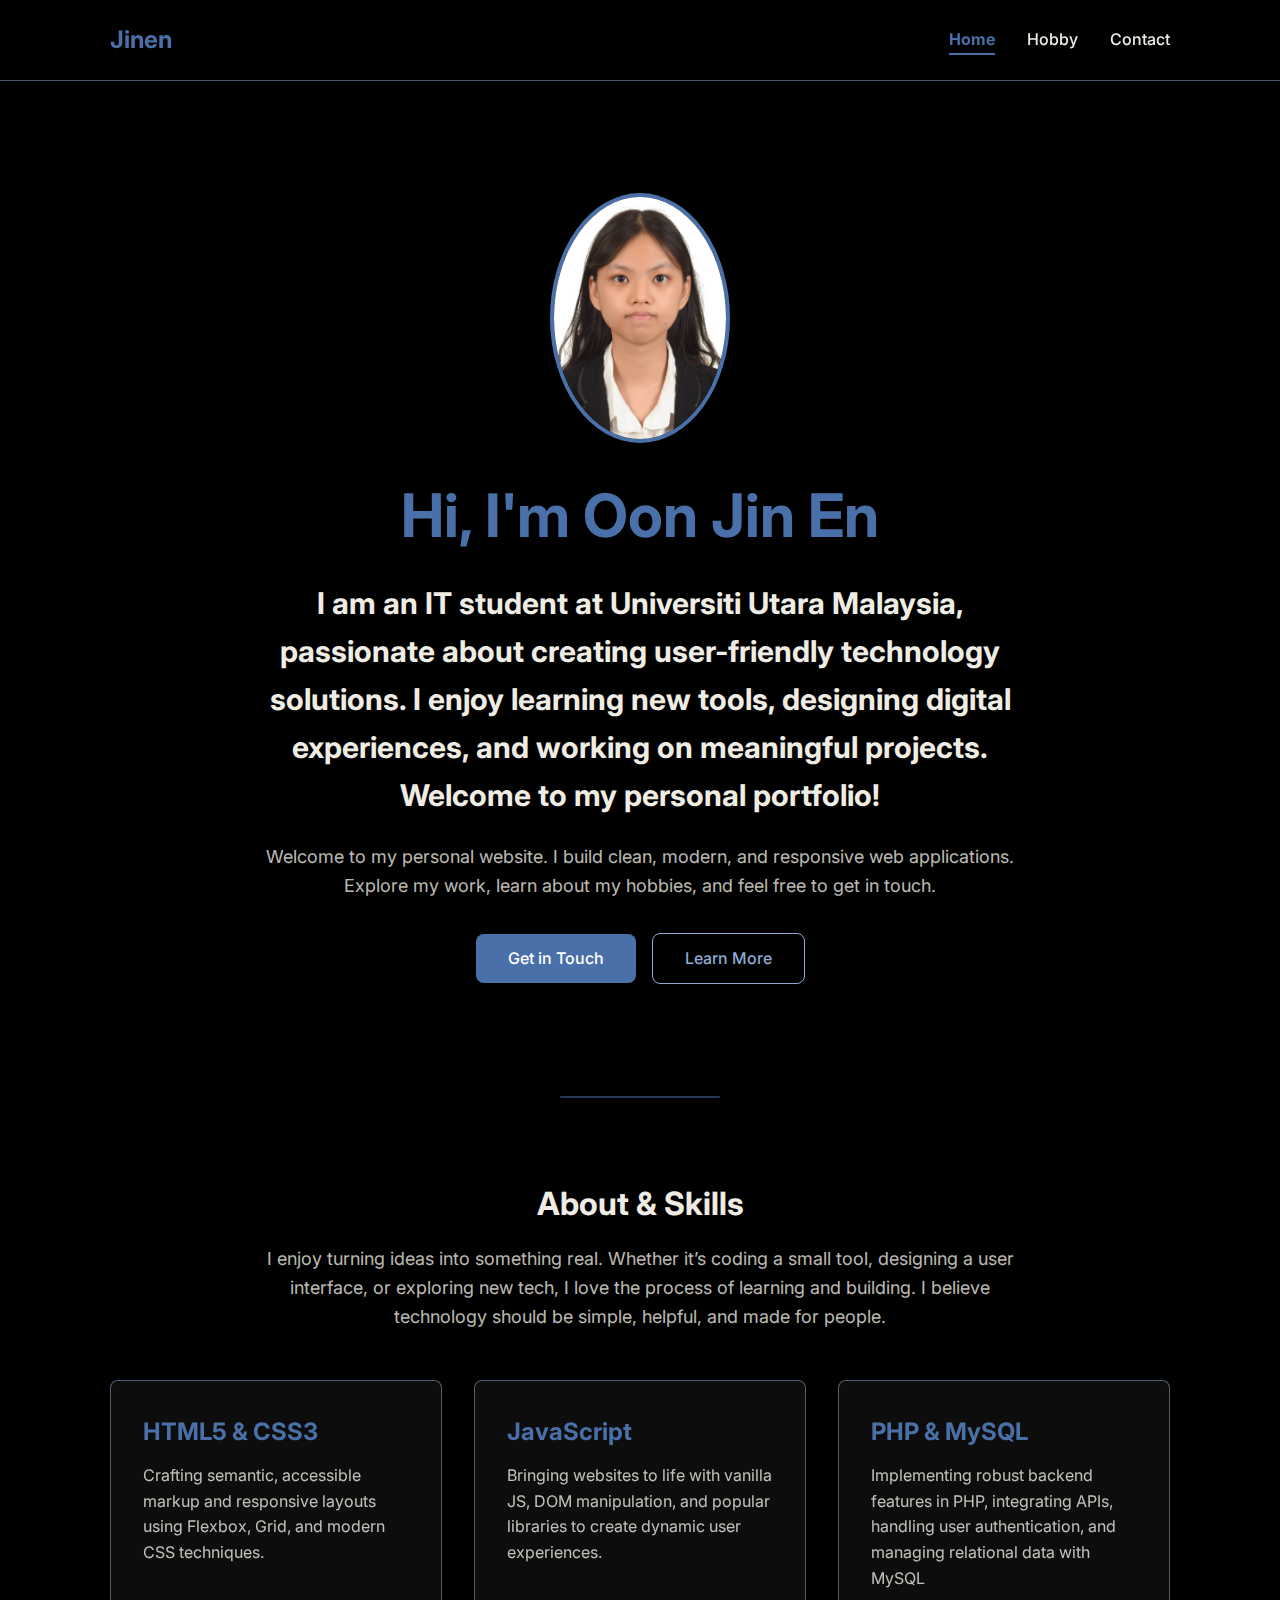
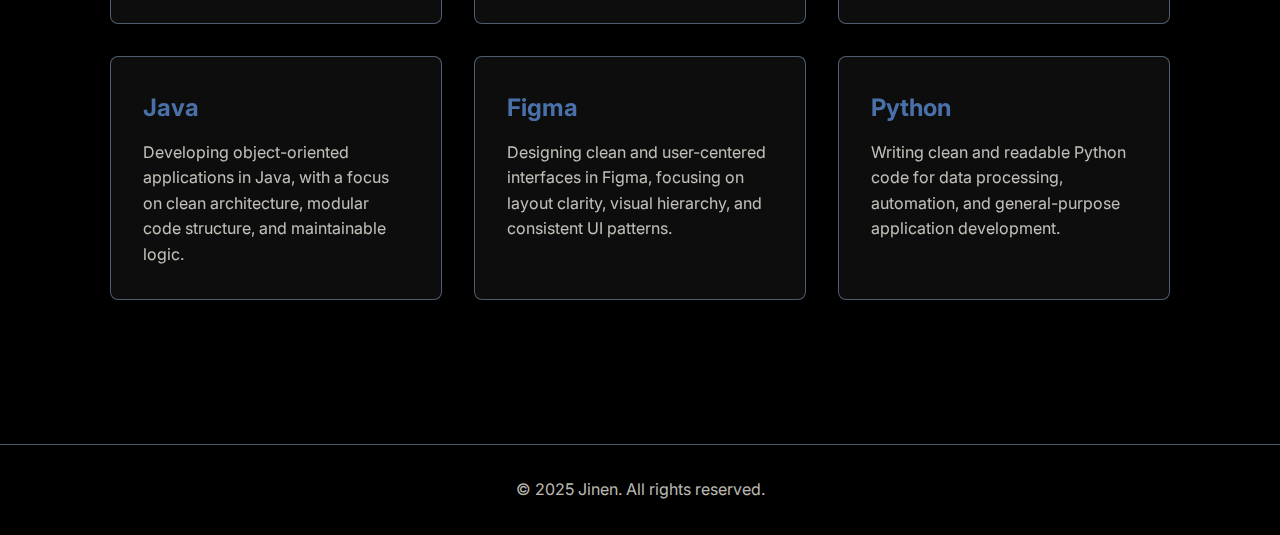
<file: index.html>
<html lang="en">

<head>
    <meta charset="UTF-8">
    <meta name="viewport" content="width=device-width, initial-scale=1.0">
    <title>[Your Name] - Home</title>

    <!-- 1. Load Google Font -->
    <link rel="preconnect" href="https://fonts.googleapis.com">
    <link rel="preconnect" href="https://fonts.gstatic.com" crossorigin>
    <link href="https://fonts.googleapis.com/css2?family=Inter:wght@400;500;700&display=swap" rel="stylesheet">

    <!-- 2. Link to your pure CSS file -->
    <link rel="stylesheet" href="style.css">

</head>

<body>

    <!-- Header -->
    <header class="site-header">
        <nav class="container">
            <!-- Logo / Name -->
            <a href="index.html" class="logo">
                Jinen
            </a>

            <!-- Navigation Menu -->
            <ul class="nav-menu">
                <li><a href="index.html" class="active">Home</a></li>
                <li><a href="hobby.html">Hobby</a></li>
                <li><a href="contact.html">Contact</a></li>
            </ul>
        </nav>
    </header>

    <!-- Main Content Area -->
    <main class="container">

        <!-- Hero Section -->
        <section class="hero-section">
            <img src="img/profile.jpg" alt="Oon Jin En" class="profile-pic">
            <h1>Hi, I'm Oon Jin En</h1>
            <h2>I am an IT student at Universiti Utara Malaysia, passionate about creating user-friendly technology solutions. I enjoy
                learning new tools, designing digital experiences, and working on meaningful projects.
                Welcome to my personal portfolio!
             </h2>
            <p>
                Welcome to my personal website. I build clean, modern, and responsive web applications.
                Explore my work, learn about my hobbies, and feel free to get in touch.
            </p>

            <div class="button-group">
                <!-- This links to the contact.html page -->
                <a href="contact.html" class="btn btn-primary">
                    Get in Touch
                </a>
                <!-- This scrolls to the about section -->
                <a href="#about-section" class="btn btn-secondary">
                    Learn More
                </a>
            </div>
        </section>

        <!-- Decorative Divider -->
        <hr class="divider">

        <!-- About & Skills Section -->
        <section id="about-section">
            <div class="section-intro">
                <h2>About & Skills</h2>
                <p>
                    I enjoy turning ideas into something real. Whether it’s coding a small tool, designing a user interface, or exploring
                    new tech, I love the process of learning and building. I believe technology should be simple, helpful, and made for
                    people.
                </p>
            </div>

            <!-- Skills Grid -->
            <div class="skills-grid">
                <div class="skill-card card-hover">
                    <h3>HTML5 & CSS3</h3>
                    <p>
                        Crafting semantic, accessible markup and responsive layouts using Flexbox, Grid, and modern CSS
                        techniques.
                    </p>
                </div>
                <div class="skill-card card-hover">
                    <h3>JavaScript</h3>
                    <p>
                        Bringing websites to life with vanilla JS, DOM manipulation, and popular libraries to create
                        dynamic user experiences.
                    </p>
                </div>
                <div class="skill-card card-hover">
                    <h3>PHP & MySQL</h3>
                    <p>
                        Implementing robust backend features in PHP, integrating APIs, handling user authentication, 
                        and managing relational data with MySQL
                    </p>
                </div>
                <div class="skill-card card-hover">
                    <h3>Java</h3>
                    <p>
                        Developing object-oriented applications in Java, with a focus on clean architecture, 
                        modular code structure, and maintainable logic.
                    </p>
                </div>
                <div class="skill-card card-hover">
                    <h3>Figma</h3>
                    <p>
                        Designing clean and user-centered interfaces in Figma, 
                        focusing on layout clarity, visual hierarchy, and consistent UI
                        patterns.
                    </p>
                </div>
                <div class="skill-card card-hover">
                    <h3>Python</h3>
                    <p>
                        Writing clean and readable Python code for data processing, 
                        automation, and general-purpose application development.
                    </p>
                </div>
            </div>
        </section>

    </main>

    <!-- Footer -->
    <footer class="site-footer">
        <div class="container">
            <p>&copy; 2025 Jinen. All rights reserved.</p>
        </div>
    </footer>


</body>
</file>
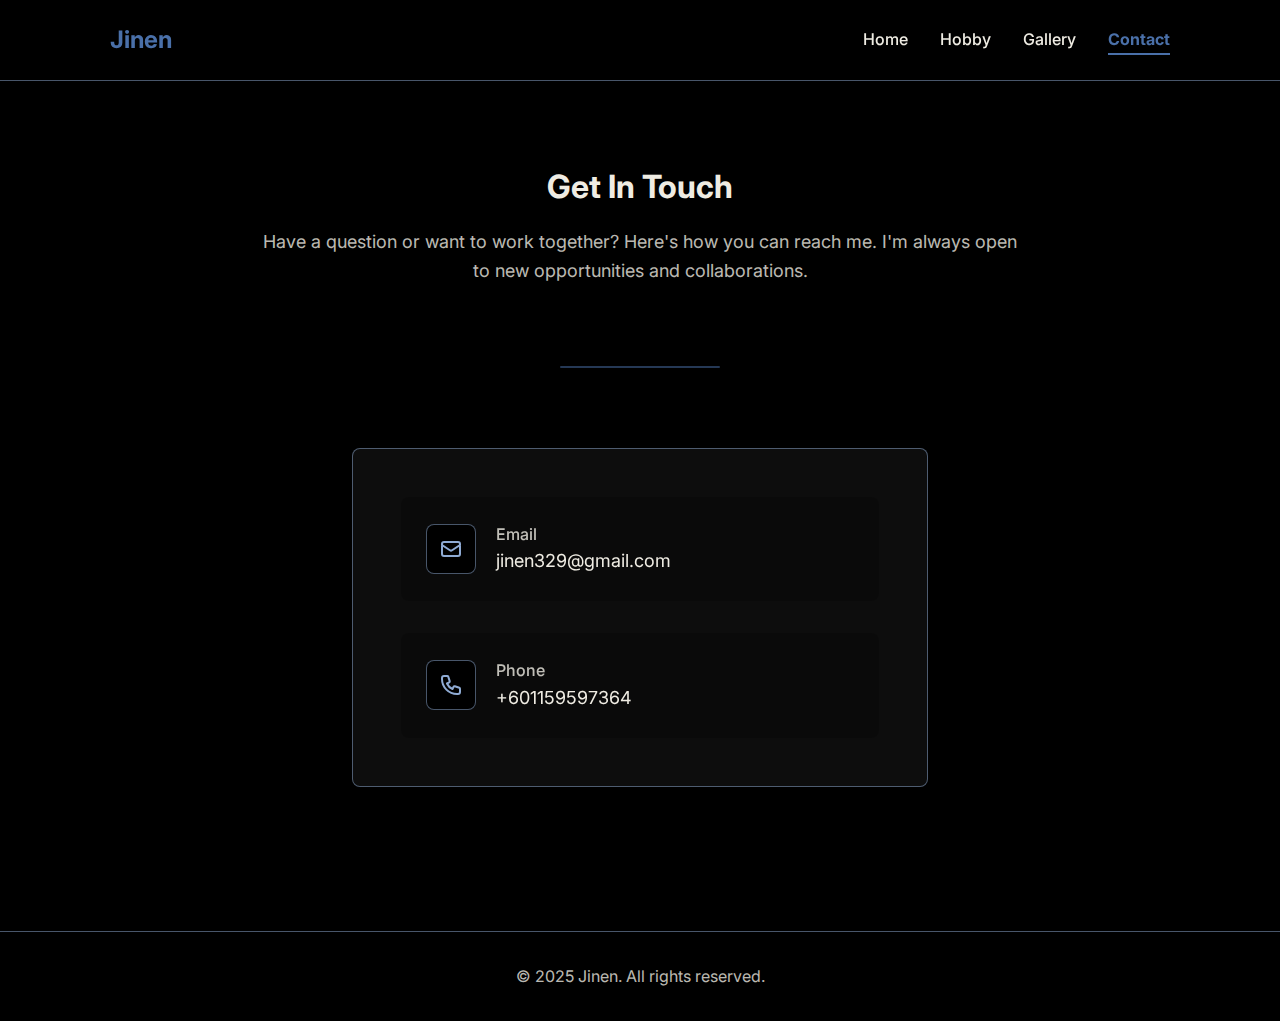
<file: contact.html>
<!DOCTYPE html>
<html lang="en">

<head>
    <meta charset="UTF-8">
    <meta name="viewport" content="width=device-width, initial-scale=1.0">
    <title>Jinen - Contact</title>

    <!-- 1. Load Google Font -->
    <link rel="preconnect" href="https://fonts.googleapis.com">
    <link rel="preconnect" href="https://fonts.gstatic.com" crossorigin>
    <link href="https://fonts.googleapis.com/css2?family=Inter:wght@400;500;700&display=swap" rel="stylesheet">

    <!-- 2. Link to your pure CSS file -->
    <link rel="stylesheet" href="style.css">

</head>

<body>

    <!-- Header -->
    <header class="site-header">
        <nav class="container">
            <!-- Logo / Name -->
            <a href="index.html" class="logo">
                Jinen
            </a>

            <!-- Navigation Menu -->
            <ul class="nav-menu">
                <li><a href="index.html">Home</a></li>
                <li><a href="hobby.html">Hobby</a></li>
                <li><a href="gallery.html">Gallery</a></li>
                <!-- This is now the active page -->
                <li><a href="contact.html" class="active">Contact</a></li>
            </ul>
        </nav>
    </header>

    <!-- Main Content Area -->
    <!-- I've added an ID here to help scope the new animations -->
    <main id="contact-page" class="container">

        <!-- Page Introduction -->
        <section class="section-intro">
            <h2>Get In Touch</h2>
            <p>
                Have a question or want to work together? Here's how you can reach me.
                I'm always open to new opportunities and collaborations.
            </p>
        </section>

        <!-- Decorative Divider -->
        <hr class="divider">

        <!-- Contact Box -->
        <section class="contact-box">
            <div class="contact-info-group">

                <!-- Email -->
                <a href="mailto:your.email@example.com" class="contact-info-item card-hover">
                    <div class="icon-box">
                        <svg xmlns="http://www.w3.org/2000/svg" fill="none" viewBox="0 0 24 24" stroke="currentColor"
                            stroke-width="2">
                            <path stroke-linecap="round" stroke-linejoin="round"
                                d="M3 8l7.89 5.26a2 2 0 002.22 0L21 8M5 19h14a2 2 0 002-2V7a2 2 0 00-2-2H5a2 2 0 00-2 2v10a2 2 0 002 2z" />
                        </svg>
                    </div>
                    <div>
                        <h3>Email</h3>
                        <p>jinen329@gmail.com</p>
                    </div>
                </a>

                <!-- Phone -->
                <a href="tel:+123456789" class="contact-info-item card-hover">
                    <div class="icon-box">
                        <svg xmlns="http://www.w3.org/2000/svg" fill="none" viewBox="0 0 24 24" stroke="currentColor"
                            stroke-width="2">
                            <path stroke-linecap="round" stroke-linejoin="round"
                                d="M3 5a2 2 0 012-2h3.28a1 1 0 01.948.684l1.498 4.493a1 1 0 01-.502 1.21l-2.257 1.13a11.042 11.042 0 005.516 5.516l1.13-2.257a1 1 0 011.21-.502l4.493 1.498a1 1 0 01.684.949V19a2 2 0 01-2 2h-1C9.716 21 3 14.284 3 6V5z" />
                        </svg>
                    </div>
                    <div>
                        <h3>Phone</h3>
                        <p>+601159597364</p>
                    </div>
                </a>
            </div>
        </section>

    </main>

    <!-- Footer -->
    <footer class="site-footer">
        <div class="container">
            <p>&copy; 2025 Jinen. All rights reserved.</p>
        </div>
    </footer>

</body>

</html>
</file>
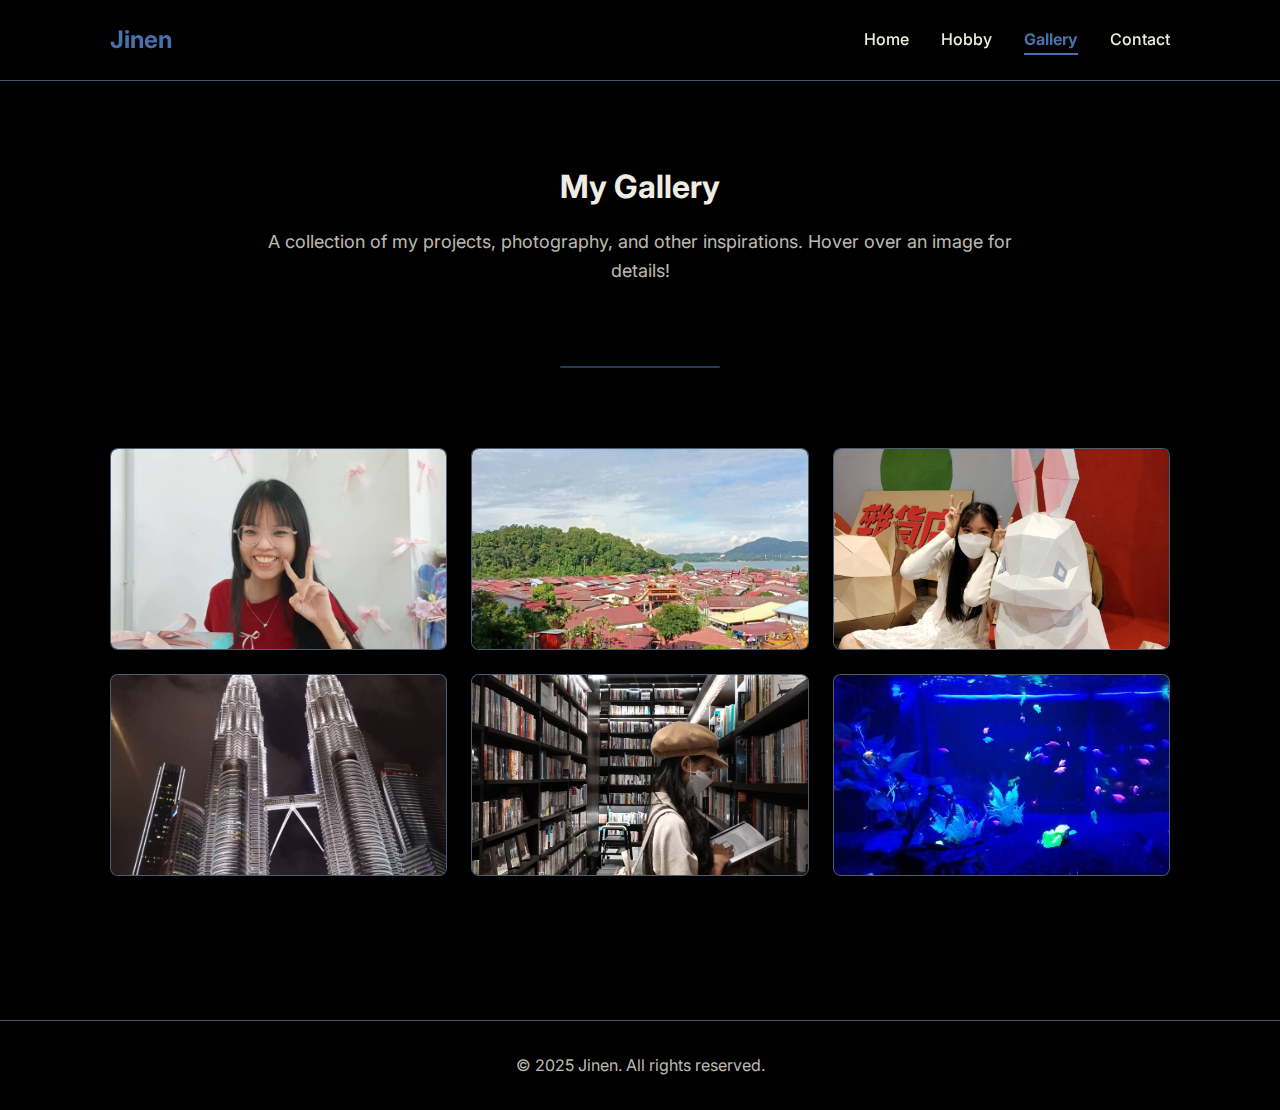
<file: gallery.html>
<html lang="en">

<head>
    <meta charset="UTF-8">
    <meta name="viewport" content="width=device-width, initial-scale=1.0">
    <title>[Your Name] - Gallery</title>

    <!-- 1. Load Google Font -->
    <link rel="preconnect" href="https://fonts.googleapis.com">
    <link rel="preconnect" href="https://fonts.gstatic.com" crossorigin>
    <link href="https://fonts.googleapis.com/css2?family=Inter:wght@400;500;700&display=swap" rel="stylesheet">

    <!-- 2. Link to your pure CSS file -->
    <link rel="stylesheet" href="style.css">

</head>

<body>

    <!-- Header -->
    <header class="site-header">
        <nav class="container">
            <!-- Logo / Name --><a href="index.html" class="logo">
                Jinen
            </a>

            <!-- Navigation Menu -->
            <ul class="nav-menu">
                <li><a href="index.html">Home</a></li>
                <li><a href="hobby.html">Hobby</a></li>
                <!-- This is now the active page -->
                <li><a href="gallery.html" class="active">Gallery</a></li>
                <li><a href="contact.html">Contact</a></li>
            </ul>
        </nav>
    </header>

    <!-- Main Content Area --><!-- I've added an ID here to help scope the new animations -->
    <main id="gallery-page" class="container">

        <!-- Page Introduction -->
        <section class="section-intro">
            <h2>My Gallery</h2>
            <p>
                A collection of my projects, photography, and other inspirations. Hover over an image for details!
            </p>
        </section>

        <!-- Decorative Divider -->
        <hr class="divider">

        <!-- Gallery Grid -->
        <section class="gallery-grid">

            <!-- Gallery Item 1 -->
            <div class="gallery-item card-hover">
                <img src="img/cake.jpg" alt="Say Cake!">
                <div class="gallery-overlay">
                    <h3>Say Cake!</h3>
                    <p>A happy moment filled with smiles and sweetness. Just a cake, a smile, and a heart full of joy.</p>
                </div>
            </div>

            <!-- Gallery Item 2 -->
            <div class="gallery-item card-hover">
                <img src="img/natural.jpg"
                    alt="Photography: Nature Shot">
                <div class="gallery-overlay">
                    <h3>Nature Photography</h3>
                    <p>A tranquil shot captured during a morning hike in the mountains.</p>
                </div>
            </div>

            <!-- Gallery Item 3 -->
            <div class="gallery-item card-hover">
                <img src="img/rabbit.jpg" alt="Bunny Buddy!">
                <div class="gallery-overlay">
                    <h3>Bunny Buddy!</h3>
                    <p>Just me and my little rabbit friend! A lighthearted moment full of smiles, cuteness, and good vibes.</p>
                </div>
            </div>

            <!-- Gallery Item 4 -->
            <div class="gallery-item card-hover">
                <img src="img/city.jpg" alt="Photography: Cityscape">
                <div class="gallery-overlay">
                    <h3>Cityscape</h3>
                    <p>Night view of the city skyline, capturing the vibrant energy.</p>
                </div>
            </div>

            <!-- Gallery Item 5 -->
            <div class="gallery-item card-hover">
                <img src="img/reading.jpg" alt="Bookworm Vibes">
                <div class="gallery-overlay">
                    <h3>Bookworm Vibes</h3>
                    <p>Surrounded by shelves of stories, I dive into the pages with curiosity and excitement. A small adventure awaits in every
                    chapter.</p>
                </div>
            </div>

            <!-- Gallery Item 6 -->
            <div class="gallery-item card-hover">
                <img src="img/aqua.jpg" alt="Underwater Glow">
                <div class="gallery-overlay">
                    <h3>Underwater Glow</h3>
                    <p>A vibrant aquarium filled with shimmering fish, each one dancing like a tiny jewel. The gentle movement and light create
                    a mesmerizing, peaceful scene.</p>
                </div>
            </div>

        </section>

    </main>

    <!-- Footer -->
    <footer class="site-footer">
        <div class="container">
            <p>&copy; 2025 Jinen. All rights reserved.</p>
        </div>
    </footer>

</body>

</html>
</file>
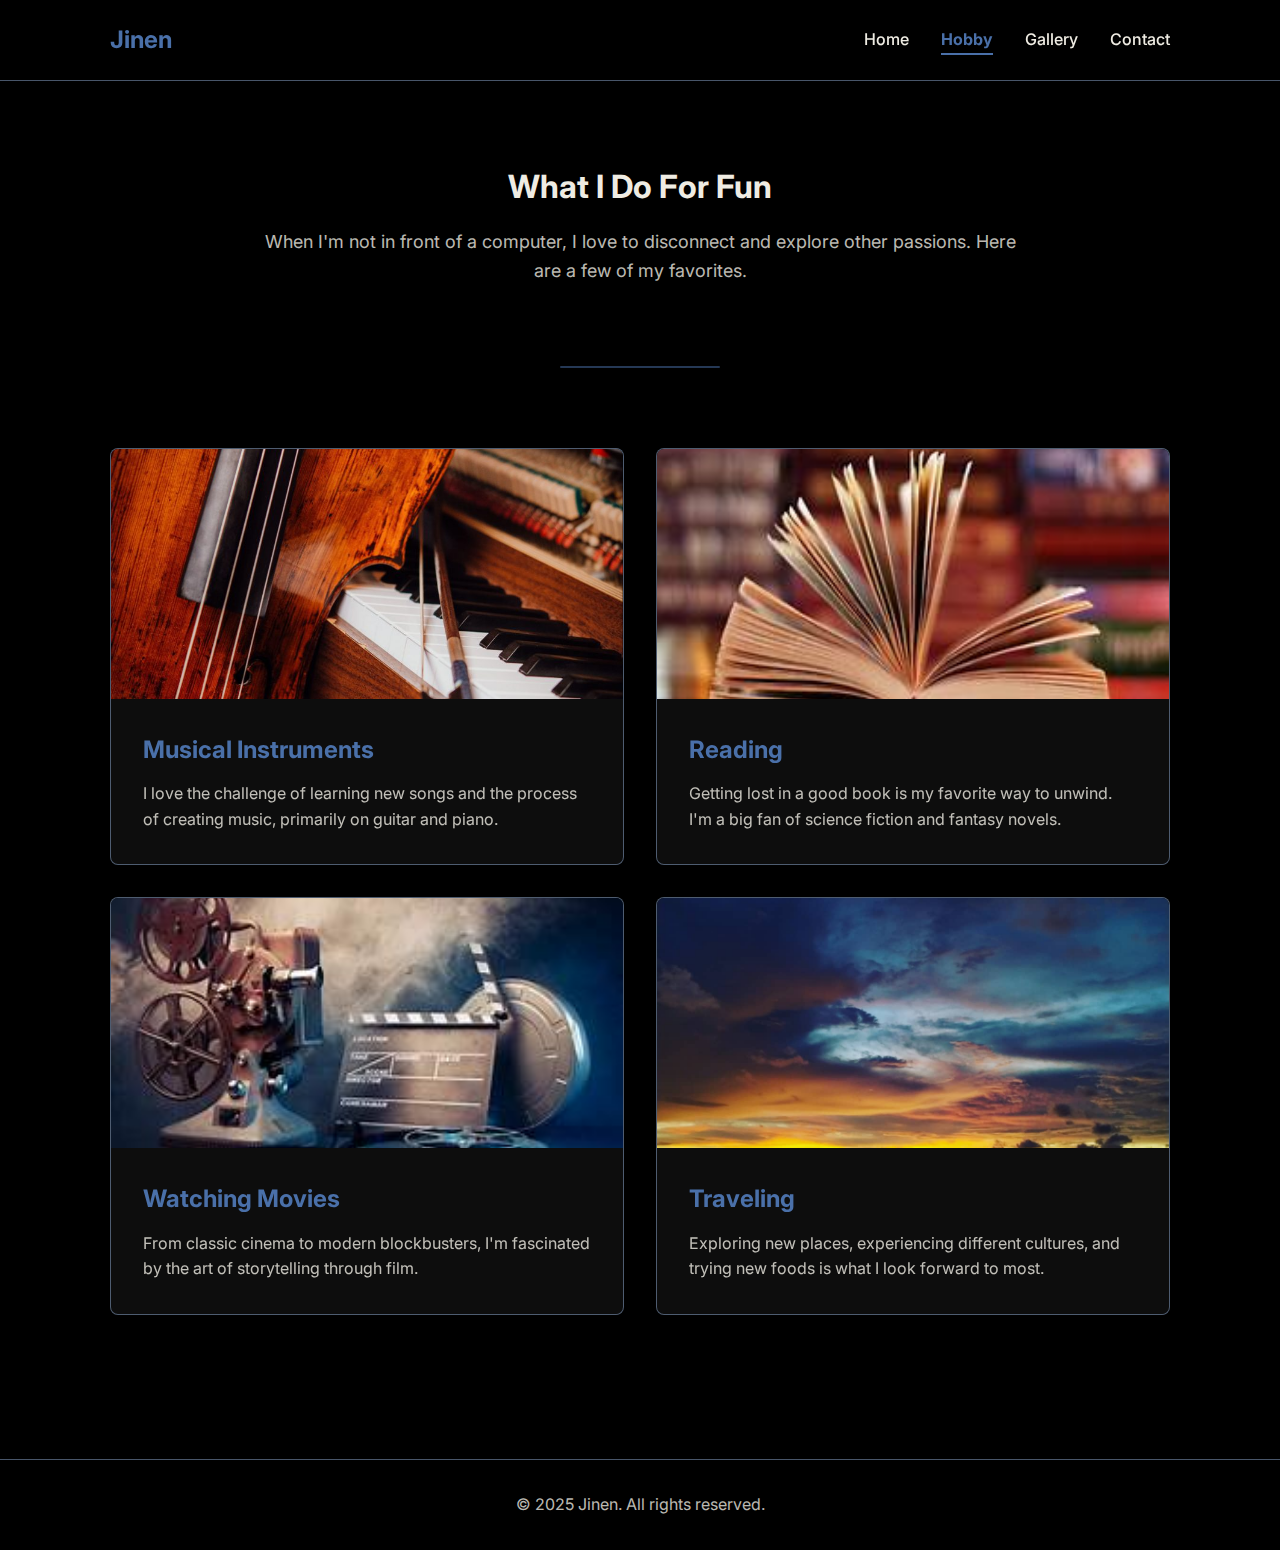
<file: hobby.html>
<!DOCTYPE html>
<html lang="en">

<head>
    <meta charset="UTF-8">
    <meta name="viewport" content="width=device-width, initial-scale=1.0">
    <title>[Your Name] - Hobbies</title>

    <!-- 1. Load Google Font -->
    <link rel="preconnect" href="https://fonts.googleapis.com">
    <link rel="preconnect" href="https://fonts.gstatic.com" crossorigin>
    <link href="https://fonts.googleapis.com/css2?family=Inter:wght@400;500;700&display=swap" rel="stylesheet">

    <!-- 2. Link to your pure CSS file -->
    <link rel="stylesheet" href="style.css">

</head>

<body>

    <!-- Header -->
    <header class="site-header">
        <nav class="container">
            <!-- Logo / Name -->
            <a href="index.html" class="logo">
                Jinen
            </a>

            <!-- Navigation Menu -->
            <ul class="nav-menu">
                <li><a href="index.html">Home</a></li>
                <!-- This is now the active page -->
                <li><a href="hobby.html" class="active">Hobby</a></li>
                <li><a href="gallery.html">Gallery</a></li>
                <li><a href="contact.html">Contact</a></li>
            </ul>
        </nav>
    </header>

    <!-- Main Content Area -->
    <!-- I've added an ID here to help scope the new animations -->
    <main id="hobby-page" class="container">

        <!-- Page Introduction -->
        <section class="section-intro">
            <h2>What I Do For Fun</h2>
            <p>
                When I'm not in front of a computer, I love to disconnect and explore
                other passions. Here are a few of my favorites.
            </p>
        </section>

        <!-- Decorative Divider -->
        <hr class="divider">

        <!-- Hobby Grid -->
        <section class="hobby-grid">

            <!-- Hobby 1 -->
            <div class="hobby-card card-hover">
                <img src="img/music.png" alt="Playing musical instrument">
                <div class="hobby-card-content">
                    <h3>Musical Instruments</h3>
                    <p>
                        I love the challenge of learning new songs and the process of
                        creating music, primarily on guitar and piano.
                    </p>
                </div>
            </div>

            <!-- Hobby 2 -->
            <div class="hobby-card card-hover">
                <img src="img/book.png" alt="Reading book">
                <div class="hobby-card-content">
                    <h3>Reading</h3>
                    <p>
                        Getting lost in a good book is my favorite way to unwind. I'm a
                        big fan of science fiction and fantasy novels.
                    </p>
                </div>
            </div>

            <!-- Hobby 3 -->
            <div class="hobby-card card-hover">
                <img src="img/movie.png" alt="Watching movie">
                <div class="hobby-card-content">
                    <h3>Watching Movies</h3>
                    <p>
                        From classic cinema to modern blockbusters, I'm fascinated by
                        the art of storytelling through film.
                    </p>
                </div>
            </div>

            <!-- Hobby 4 -->
            <div class="hobby-card card-hover">
                <img src="img/travel.jpg" alt="Traveling">
                <div class="hobby-card-content">
                    <h3>Traveling</h3>
                    <p>
                        Exploring new places, experiencing different cultures, and trying
                        new foods is what I look forward to most.
                    </p>
                </div>
            </div>

        </section>

    </main>

    <!-- Footer -->
    <footer class="site-footer">
        <div class="container">
            <p>&copy; 2025 Jinen. All rights reserved.</p>
        </div>
    </footer>

</body>

</html>
</file>
<file: style.css>
:root {
    --bg-main: #000000;
    --bg-surface: #1A1A1A;
    --text-primary: #EFECE3;
    --text-secondary: rgba(239, 236, 227, 0.8);
    --accent-light: #8FABD4;
    --accent-dark: #4A70A9;
    --font-sans: 'Inter', sans-serif;
}

.profile-pic {
    width: 180px;
    /* Size of the circle */
    height: 250px;
    /* Size of the circle */
    border-radius: 50%;
    /* Makes it perfectly round */
    object-fit: cover;
    /* Ensures the photo doesn't get squashed */

    /* Styling borders and shadows */
    border: 4px solid var(--accent-dark);
    box-shadow: 0 8px 25px rgba(0, 0, 0, 0.3);

    /* Spacing */
    margin-bottom: 1.5rem;

    /* Animation settings */
    animation: fadeInUp 0.7s ease-out;
    animation-fill-mode: backwards;
    animation-delay: 0s;
    /* Appears first, before the text */
}

/* --- 2. Global Styles & Reset --- */
* {
    margin: 0;
    padding: 0;
    box-sizing: border-box;
}

html {
    scroll-behavior: smooth;
    /* For the 'Learn More' button */
}

body {
    font-family: var(--font-sans);
    background-color: var(--bg-main);
    color: var(--text-primary);
    line-height: 1.6;
    -webkit-font-smoothing: antialiased;
    -moz-osx-font-smoothing: grayscale;
}

/* --- 3. Layout --- */
.container {
    max-width: 1100px;
    margin-left: auto;
    margin-right: auto;
    padding-left: 1.25rem;
    /* 20px */
    padding-right: 1.25rem;
    /* 20px */
}

main.container {
    padding-top: 3rem;
    /* 48px */
    padding-bottom: 3rem;
    /* 48px */
}

@media (min-width: 768px) {
    main.container {
        padding-top: 5rem;
        /* 80px */
        padding-bottom: 5rem;
        /* 80px */
    }
}

/* --- 4. Header & Navigation --- */
.site-header {
    position: sticky;
    top: 0;
    z-index: 50;
    width: 100%;
    background-color: rgba(0, 0, 0, 0.9);
    backdrop-filter: blur(4px);
    border-bottom: 1px solid rgba(143, 171, 212, 0.5);
    /* --accent-light with 50% opacity */
}

.site-header .container {
    display: flex;
    justify-content: space-between;
    align-items: center;
    height: 5rem;
    /* 80px */
}

.logo {
    font-size: 1.5rem;
    font-weight: 700;
    color: var(--accent-dark);
    text-decoration: none;
    /* Ensure logo has no underline */
}

/* This is the new navigation menu */
.nav-menu {
    list-style: none;
    display: flex;
    gap: 2rem;
}

.nav-menu a {
    text-decoration: none;
    color: var(--text-primary);
    font-weight: 500;
    padding-bottom: 4px;
    transition: all 0.2s ease-in-out;
}

.nav-menu a:hover {
    color: var(--accent-light);
}

.nav-menu a.active {
    color: var(--accent-dark);
    font-weight: 700;
    border-bottom: 2px solid var(--accent-dark);
}

/* --- UPDATED: Mobile Navigation (No JS required) --- */
@media (max-width: 640px) {

    /* 1. Change the header layout to a vertical column */
    .site-header .container {
        flex-direction: column;
        /* Stack Logo on top of Menu */
        height: auto;
        /* Allow height to expand automatically */
        padding: 1rem;
        /* Add some padding */
    }

    /* 2. Show the menu and stack links vertically */
    .nav-menu {
        display: flex;
        /* Force it to show (do NOT use display: none) */
        flex-direction: column;
        /* Stack links vertically */
        gap: 1rem;
        /* Add space between links */
        margin-top: 1rem;
        /* Add space between Logo and Menu */
        width: 100%;
        /* Full width */
        align-items: center;
        /* Center the links */
    }

    /* Optional: Make the touch targets bigger for mobile */
    .nav-menu a {
        padding: 0.5rem 1rem;
        display: block;
    }
}


/* --- 5. Reusable Components (Buttons, Cards) --- */
.btn {
    display: inline-block;
    font-weight: 500;
    padding: 0.75rem 2rem;
    /* 12px 32px */
    border-radius: 8px;
    text-decoration: none;
    transition: all 0.3s ease;
    cursor: pointer;
}

.btn-primary {
    background-color: var(--accent-dark);
    color: white;
    box-shadow: 0 4px 10px rgba(0, 0, 0, 0.1);
}

.btn-primary:hover {
    opacity: 0.9;
}

.btn-secondary {
    background-color: transparent;
    color: var(--accent-light);
    border: 1px solid var(--accent-light);
}

.btn-secondary:hover {
    background-color: rgba(143, 171, 212, 0.1);
    /* accent-light/10 */
}

.card-hover {
    transition: transform 0.3s ease, box-shadow 0.3s ease;
}

.card-hover:hover {
    transform: translateY(-5px);
    box-shadow: 0 8px 25px rgba(0, 0, 0, 0.2);
}

/* --- 6. Home Page Content --- */
.hero-section {
    text-align: center;
    max-width: 48rem;
    /* 768px */
    margin: 0 auto;
    padding: 2rem 0;
}

.hero-section h1 {
    font-size: 3rem;
    /* 48px */
    font-weight: 700;
    color: var(--accent-dark);
    margin-bottom: 1rem;
}

@media (min-width: 768px) {
    .hero-section h1 {
        font-size: 3.75rem;
        /* 60px */
    }
}

.hero-section h2 {
    font-size: 1.5rem;
    /* 24px */
    color: var(--text-primary);
    margin-bottom: 1.5rem;
}

@media (min-width: 768px) {
    .hero-section h2 {
        font-size: 1.875rem;
        /* 30px */
    }
}

.hero-section p {
    font-size: 1.125rem;
    /* 18px */
    color: var(--text-secondary);
    margin-bottom: 2rem;
}

.button-group {
    display: flex;
    flex-direction: column;
    justify-content: center;
    align-items: center;
    gap: 1rem;
}

@media (min-width: 640px) {
    .button-group {
        flex-direction: row;
    }
}

/* --- NEW: Hero Load Animation --- */
.hero-section h1,
.hero-section h2,
.hero-section p,
.hero-section .button-group {
    /* Apply the animation */
    animation: fadeInUp 0.7s ease-out;
    /* This is crucial: it makes the element invisible before the animation starts */
    animation-fill-mode: backwards;
}

/* Stagger the animations with delays */
.hero-section h1 {
    animation-delay: 0.1s;
}

.hero-section h2 {
    animation-delay: 0.3s;
}

.hero-section p {
    animation-delay: 0.5s;
}

.hero-section .button-group {
    animation-delay: 0.7s;
}

/* --- END NEW --- */


.divider {
    width: 10rem;
    height: 2px;
    margin: 5rem auto;
    background-color: var(--accent-dark);
    opacity: 0.5;
    border: 0;
    border-radius: 2px;
}

.section-intro {
    text-align: center;
    max-width: 48rem;
    margin: 0 auto 3rem auto;
}

.section-intro h2 {
    font-size: 2rem;
    font-weight: 700;
    color: var(--text-primary);
    margin-bottom: 1rem;
}

.section-intro p {
    font-size: 1.125rem;
    color: var(--text-secondary);
}

.skills-grid {
    display: grid;
    gap: 2rem;
}

@media (min-width: 768px) {
    .skills-grid {
        grid-template-columns: repeat(3, 1fr);
    }
}

.skill-card {
    /* background-color: var(--bg-surface); */
    /* This was the solid background */
    background-color: rgba(26, 26, 26, 0.5);
    /* New semi-transparent background (50% opacity) */
    backdrop-filter: blur(10px);
    /* This adds the frosted glass effect! */

    padding: 2rem;
    border-radius: 8px;
    border: 1px solid rgba(143, 171, 212, 0.5);
}

.skill-card h3 {
    font-size: 1.5rem;
    font-weight: 700;
    color: var(--accent-dark);
    margin-bottom: 0.75rem;
}

.skill-card p {
    color: var(--text-secondary);
}

/* --- NEW: Skill Card Load Animation --- */
#about-section .skill-card {
    /* Apply the same animation */
    animation: fadeInUp 0.7s ease-out;
    animation-fill-mode: backwards;
}

/* Stagger the card animations */
.skills-grid .skill-card:nth-child(1) {
    animation-delay: 0.8s;
}

.skills-grid .skill-card:nth-child(2) {
    animation-delay: 1.0s;
}

.skills-grid .skill-card:nth-child(3) {
    animation-delay: 1.2s;
}

/* --- END NEW --- */


/* --- 7. Footer --- */
.site-footer {
    border-top: 1px solid rgba(143, 171, 212, 0.5);
    margin-top: 4rem;
    padding: 2rem 0;
    text-align: center;
    color: var(--text-secondary);
}


/* --- 8. NEW: Hobby Page Styles --- */
.hobby-grid {
    display: grid;
    gap: 2rem;
    grid-template-columns: 1fr;
    /* 1 column on mobile */
}

/* At 768px (tablets) and up, go to 2 columns */
@media (min-width: 768px) {
    .hobby-grid {
        grid-template-columns: repeat(2, 1fr);
    }
}

.hobby-card {
    /* Frosted glass effect */
    background-color: rgba(26, 26, 26, 0.5);
    backdrop-filter: blur(10px);

    border-radius: 8px;
    border: 1px solid rgba(143, 171, 212, 0.5);
    overflow: hidden;
    /* This keeps the image corners rounded */
}

.hobby-card img {
    width: 100%;
    height: 250px;
    object-fit: cover;
    /* Prevents image stretching */
    display: block;
}

.hobby-card-content {
    padding: 2rem;
}

.hobby-card h3 {
    font-size: 1.5rem;
    font-weight: 700;
    color: var(--accent-dark);
    margin-bottom: 0.75rem;
}

.hobby-card p {
    color: var(--text-secondary);
}


/* --- 9. NEW: Hobby Page Animations --- */
/* This section animates the intro and cards on the hobby page */
#hobby-page .section-intro h2,
#hobby-page .section-intro p,
#hobby-page .hobby-card {
    animation: fadeInUp 0.7s ease-out;
    animation-fill-mode: backwards;
}

/* Stagger the animations */
#hobby-page .section-intro h2 {
    animation-delay: 0.1s;
}

#hobby-page .section-intro p {
    animation-delay: 0.3s;
}

.hobby-grid .hobby-card:nth-child(1) {
    animation-delay: 0.5s;
}

.hobby-grid .hobby-card:nth-child(2) {
    animation-delay: 0.7s;
}

.hobby-grid .hobby-card:nth-child(3) {
    animation-delay: 0.9s;
}

.hobby-grid .hobby-card:nth-child(4) {
    animation-delay: 1.1s;
}

/* --- END NEW --- */


/* --- 10. NEW: Contact Page Styles --- */
.contact-box {
    max-width: 36rem;
    /* 576px */
    margin: 0 auto;

    /* Frosted glass effect */
    background-color: rgba(26, 26, 26, 0.5);
    backdrop-filter: blur(10px);

    padding: 2rem;
    border-radius: 8px;
    border: 1px solid rgba(143, 171, 212, 0.5);
}

@media (min-width: 768px) {
    .contact-box {
        padding: 3rem;
    }
}

.contact-info-group {
    display: flex;
    flex-direction: column;
    gap: 2rem;
}

.contact-info-item {
    display: flex;
    align-items: center;
    text-decoration: none;
    background-color: rgba(0, 0, 0, 0.2);
    padding: 1.5rem;
    border-radius: 8px;
    border: 1px solid transparent;
    /* For hover effect */
}

.icon-box {
    padding: 0.75rem;
    /* 12px */
    background-color: var(--bg-main);
    border-radius: 8px;
    border: 1px solid rgba(143, 171, 212, 0.5);
    margin-right: 1.25rem;
    transition: all 0.3s ease;
}

.icon-box svg {
    width: 1.5rem;
    height: 1.5rem;
    color: var(--accent-light);
    transition: all 0.3s ease;
    display: block;
}

.contact-info-item h3 {
    font-size: 1rem;
    font-weight: 500;
    color: var(--text-secondary);
}

.contact-info-item p {
    font-size: 1.125rem;
    color: var(--text-primary);
    transition: all 0.3s ease;
}

/* Hover effects for contact items */
.contact-info-item:hover {
    border-color: var(--accent-light);
}

.contact-info-item:hover .icon-box {
    border-color: var(--accent-light);
}

.contact-info-item:hover .icon-box svg {
    color: var(--accent-dark);
}

.contact-info-item:hover p {
    color: var(--accent-light);
}


/* --- 11. NEW: Contact Page Animations --- */
#contact-page .section-intro h2,
#contact-page .section-intro p,
#contact-page .contact-info-item {
    animation: fadeInUp 0.7s ease-out;
    animation-fill-mode: backwards;
}

#contact-page .section-intro h2 {
    animation-delay: 0.1s;
}

#contact-page .section-intro p {
    animation-delay: 0.3s;
}

#contact-page .contact-info-item:nth-child(1) {
    animation-delay: 0.5s;
}

#contact-page .contact-info-item:nth-child(2) {
    animation-delay: 0.7s;
}

/* --- END NEW --- */


/* --- 12. NEW: Gallery Page Styles (Updated for hover effect and image sizing) --- */
.gallery-grid {
    display: grid;
    gap: 1.5rem;
    /* Spacing between grid items */
    grid-template-columns: 1fr;
    /* 1 column on mobile */
}

/* 2 columns on tablet */
@media (min-width: 640px) {
    .gallery-grid {
        grid-template-columns: repeat(3, 1fr);
    }
}

/* 3 columns on desktop */
@media (min-width: 1024px) {
    .gallery-grid {
        grid-template-columns: repeat(3, 1fr);
    }
}

.gallery-item {
    position: relative;
    /* Needed for overlay positioning */
    display: block;
    /* Ensure it takes up its grid space */

    /* Frosted glass effect for the item background */
    background-color: rgba(26, 26, 26, 0.5);
    backdrop-filter: blur(10px);

    border: 1px solid rgba(143, 171, 212, 0.5);
    border-radius: 8px;
    overflow: hidden;
    /* Crucial for image scale and overlay bounds */
    cursor: pointer;
    /* Indicates interactivity */

    /* Transition for image scale on hover */
    transition: transform 0.3s ease, box-shadow 0.3s ease;
}

/* Image styling */
.gallery-item img {
    width: 100%;
    height: 200px;
    /* Fixed height for consistent grid look */
    object-fit: cover;
    /* Cover the area, crop if needed */
    display: block;
    border-radius: 6px;
    /* Slightly rounded corners for the image itself */
    transition: transform 0.3s ease;
    /* Smooth scale transition */
}

/* Gallery Overlay (hidden by default) */
.gallery-overlay {
    position: absolute;
    bottom: 0;
    left: 0;
    width: 100%;
    background-color: rgba(0, 0, 0, 0.8);
    /* Darker overlay */
    color: var(--text-primary);
    padding: 1rem;
    transform: translateY(100%);
    /* Start hidden below the item */
    opacity: 0;
    /* Start invisible */
    transition: transform 0.3s ease, opacity 0.3s ease;
    /* Smooth transition */
    text-align: center;
}

.gallery-overlay h3 {
    font-size: 1.25rem;
    color: var(--accent-light);
    margin-bottom: 0.5rem;
}

.gallery-overlay p {
    font-size: 0.9rem;
    color: var(--text-secondary);
}


/* Hover effects for the entire gallery item */
.gallery-item:hover {
    transform: translateY(-5px);
    box-shadow: 0 8px 25px rgba(0, 0, 0, 0.2);
}

.gallery-item:hover img {
    transform: scale(0.95);
    /* Shrink image slightly on hover */
}

.gallery-item:hover .gallery-overlay {
    transform: translateY(0);
    /* Slide overlay up */
    opacity: 1;
    /* Make overlay visible */
}


/* --- 13. NEW: Gallery Page Animations --- */
#gallery-page .section-intro h2,
#gallery-page .section-intro p,
#gallery-page .gallery-item {
    animation: fadeInUp 0.7s ease-out;
    animation-fill-mode: backwards;
}

#gallery-page .section-intro h2 {
    animation-delay: 0.1s;
}

#gallery-page .section-intro p {
    animation-delay: 0.3s;
}

/* Stagger the gallery items */
.gallery-grid .gallery-item:nth-child(1) {
    animation-delay: 0.5s;
}

.gallery-grid .gallery-item:nth-child(2) {
    animation-delay: 0.6s;
}

.gallery-grid .gallery-item:nth-child(3) {
    animation-delay: 0.7s;
}

.gallery-grid .gallery-item:nth-child(4) {
    animation-delay: 0.8s;
}

.gallery-grid .gallery-item:nth-child(5) {
    animation-delay: 0.9s;
}

.gallery-grid .gallery-item:nth-child(6) {
    animation-delay: 1.0s;
}

/* --- END NEW --- */


/* --- NEW: Keyframe definition --- */
/* This defines the "fadeInUp" animation */
@keyframes fadeInUp {
    from {
        opacity: 0;
        transform: translateY(20px);
    }

    to {
        opacity: 1;
        transform: translateY(0);
    }
}
</file>
